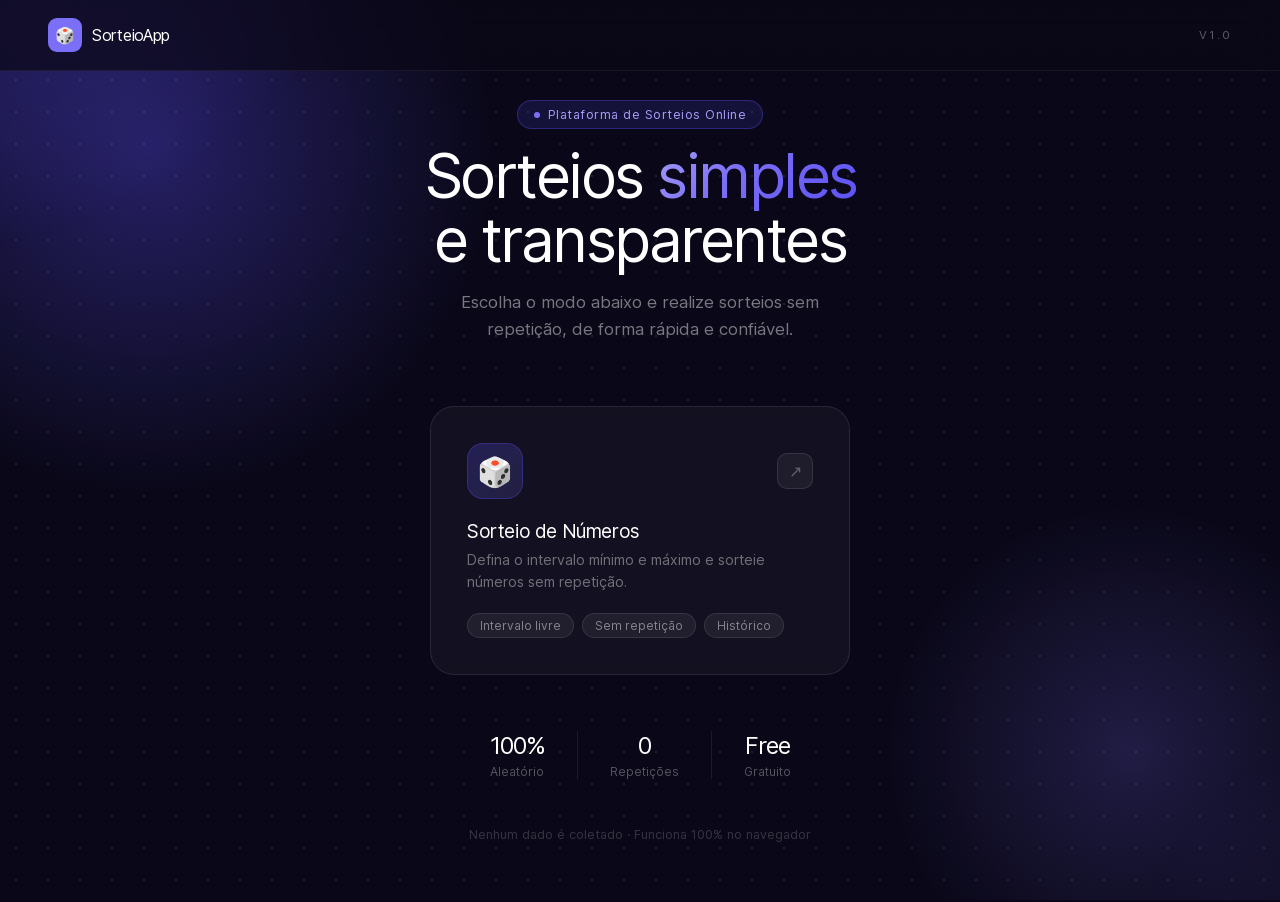
<file: index.html>
<!DOCTYPE html>
<html lang="pt-BR">
<head>
  <meta charset="UTF-8" />
  <meta name="viewport" content="width=device-width, initial-scale=1.0" />
  <title>Sorteio & Bingo</title>
  <link rel="stylesheet" href="style.css" />
  <style>

    body {
      min-height: 100vh;
      height: auto;
      overflow: auto;
      display: flex;
      flex-direction: column;
      background: #0a0818;
    }

    /* ── FUNDO ── */
    .bg-glow {
      position: fixed;
      inset: 0;
      pointer-events: none;
      z-index: 0;
      overflow: hidden;
    }
    .bg-glow::before {
      content: '';
      position: absolute;
      width: 700px; height: 700px;
      background: radial-gradient(circle, rgba(91,79,245,0.35) 0%, transparent 70%);
      top: -200px; left: -200px;
    }
    .bg-glow::after {
      content: '';
      position: absolute;
      width: 500px; height: 500px;
      background: radial-gradient(circle, rgba(124,111,247,0.2) 0%, transparent 70%);
      bottom: -100px; right: -100px;
    }

    /* ── DOTS GRID ── */
    .bg-dots {
      position: fixed;
      inset: 0;
      pointer-events: none;
      z-index: 0;
      background-image: radial-gradient(rgba(255,255,255,0.06) 1px, transparent 1px);
      background-size: 32px 32px;
    }

    /* ── WRAPPER ── */
    .page {
      position: relative;
      z-index: 1;
      display: flex;
      flex-direction: column;
      align-items: center;
      justify-content: center;
      min-height: 100vh;
      padding: 60px 24px;
      gap: 0;
    }

    /* ── NAV ── */
    .nav {
      position: fixed;
      top: 0; left: 0; right: 0;
      z-index: 10;
      display: flex;
      align-items: center;
      justify-content: space-between;
      padding: 18px 48px;
      background: rgba(10,8,24,0.7);
      backdrop-filter: blur(16px);
      border-bottom: 1px solid rgba(255,255,255,0.06);
    }

    .nav-brand {
      display: flex;
      align-items: center;
      gap: 10px;
      font-size: 1rem;
      font-weight: 800;
      color: #fff;
      letter-spacing: -0.3px;
    }

    .nav-brand-icon {
      width: 34px; height: 34px;
      background: linear-gradient(135deg, var(--accent), #7c6ff7);
      border-radius: 9px;
      display: flex;
      align-items: center;
      justify-content: center;
      font-size: 1rem;
    }

    .nav-tag {
      font-size: 0.72rem;
      font-weight: 700;
      color: rgba(255,255,255,0.35);
      letter-spacing: 2px;
      text-transform: uppercase;
    }

    /* ── HERO ── */
    .hero {
      display: flex;
      flex-direction: column;
      align-items: center;
      text-align: center;
      gap: 16px;
      margin-bottom: 64px;
      margin-top: 40px;
    }

    .hero-pill {
      display: inline-flex;
      align-items: center;
      gap: 8px;
      background: rgba(91,79,245,0.15);
      border: 1px solid rgba(91,79,245,0.35);
      color: #a89ff8;
      border-radius: 99px;
      padding: 6px 16px;
      font-size: 0.78rem;
      font-weight: 600;
      letter-spacing: 0.5px;
    }

    .hero-pill-dot {
      width: 6px; height: 6px;
      background: #7c6ff7;
      border-radius: 50%;
      animation: pulse 2s infinite;
    }

    @keyframes pulse {
      0%, 100% { opacity: 1; transform: scale(1); }
      50%       { opacity: 0.4; transform: scale(0.7); }
    }

    .hero h1 {
      font-size: 3.8rem;
      font-weight: 900;
      color: #fff;
      letter-spacing: -2.5px;
      line-height: 1.05;
    }

    .hero h1 .grad {
      background: linear-gradient(135deg, #a89ff8 0%, #7c6ff7 40%, #5b4ff5 100%);
      -webkit-background-clip: text;
      -webkit-text-fill-color: transparent;
      background-clip: text;
    }

    .hero-sub {
      font-size: 1.05rem;
      color: rgba(255,255,255,0.45);
      max-width: 420px;
      line-height: 1.6;
    }

    /* ── CARDS ── */
    .cards {
      display: grid;
      grid-template-columns: 1fr 1fr;
      gap: 20px;
      width: 100%;
      max-width: 780px;
    }

    .card-home {
      position: relative;
      background: rgba(255,255,255,0.04);
      border: 1px solid rgba(255,255,255,0.09);
      border-radius: 24px;
      padding: 36px;
      display: flex;
      flex-direction: column;
      gap: 20px;
      text-decoration: none;
      overflow: hidden;
      transition: transform 0.22s, border-color 0.22s, background 0.22s;
      backdrop-filter: blur(8px);
    }

    .card-home::after {
      content: '';
      position: absolute;
      inset: 0;
      border-radius: 24px;
      background: linear-gradient(135deg, rgba(91,79,245,0.12), transparent 60%);
      opacity: 0;
      transition: opacity 0.22s;
    }

    .card-home:hover {
      transform: translateY(-6px);
      border-color: rgba(91,79,245,0.5);
      background: rgba(255,255,255,0.07);
    }

    .card-home:hover::after { opacity: 1; }

    /* glow no hover */
    .card-home::before {
      content: '';
      position: absolute;
      width: 200px; height: 200px;
      background: radial-gradient(circle, rgba(91,79,245,0.3), transparent 70%);
      top: -60px; right: -60px;
      opacity: 0;
      transition: opacity 0.3s;
      pointer-events: none;
    }
    .card-home:hover::before { opacity: 1; }

    .card-home-head {
      display: flex;
      align-items: center;
      justify-content: space-between;
    }

    .card-home-icon {
      width: 56px; height: 56px;
      background: linear-gradient(135deg, rgba(91,79,245,0.25), rgba(124,111,247,0.15));
      border: 1px solid rgba(91,79,245,0.3);
      border-radius: 16px;
      display: flex;
      align-items: center;
      justify-content: center;
      font-size: 1.8rem;
      position: relative;
      z-index: 1;
    }

    .card-home-arrow {
      width: 36px; height: 36px;
      background: rgba(255,255,255,0.05);
      border: 1px solid rgba(255,255,255,0.1);
      border-radius: 10px;
      display: flex;
      align-items: center;
      justify-content: center;
      color: rgba(255,255,255,0.3);
      font-size: 1rem;
      transition: background 0.2s, color 0.2s, transform 0.2s;
      position: relative;
      z-index: 1;
    }

    .card-home:hover .card-home-arrow {
      background: rgba(91,79,245,0.3);
      border-color: rgba(91,79,245,0.5);
      color: #fff;
      transform: translate(2px, -2px);
    }

    .card-home-body { position: relative; z-index: 1; }

    .card-home-label {
      font-size: 1.2rem;
      font-weight: 800;
      color: #fff;
      letter-spacing: -0.4px;
      margin-bottom: 6px;
    }

    .card-home-desc {
      font-size: 0.88rem;
      color: rgba(255,255,255,0.4);
      line-height: 1.55;
    }

    .card-home-tags {
      display: flex;
      flex-wrap: wrap;
      gap: 8px;
      position: relative;
      z-index: 1;
    }

    .tag {
      background: rgba(255,255,255,0.06);
      border: 1px solid rgba(255,255,255,0.1);
      border-radius: 99px;
      padding: 4px 12px;
      font-size: 0.75rem;
      font-weight: 600;
      color: rgba(255,255,255,0.45);
    }

    /* ── STATS ── */
    .stats {
      display: flex;
      gap: 32px;
      margin-top: 56px;
    }

    .stat {
      display: flex;
      flex-direction: column;
      align-items: center;
      gap: 4px;
    }

    .stat-value {
      font-size: 1.5rem;
      font-weight: 900;
      color: #fff;
      letter-spacing: -1px;
    }

    .stat-label {
      font-size: 0.75rem;
      color: rgba(255,255,255,0.3);
      font-weight: 500;
    }

    .stat-divider {
      width: 1px;
      background: rgba(255,255,255,0.08);
      align-self: stretch;
    }

    /* ── FOOTER ── */
    .footer {
      margin-top: 48px;
      font-size: 0.78rem;
      color: rgba(255,255,255,0.18);
      text-align: center;
    }

    /* ── RESPONSIVO ── */
    @media (max-width: 640px) {
      .nav { padding: 16px 20px; }
      .hero h1 { font-size: 2.4rem; letter-spacing: -1.5px; }
      .cards { grid-template-columns: 1fr; max-width: 400px; }
      .stats { gap: 20px; }
    }

  </style>
</head>
<body>

  <div class="bg-glow"></div>
  <div class="bg-dots"></div>

  <nav class="nav">
    <div class="nav-brand">
      <div class="nav-brand-icon">🎲</div>
      SorteioApp
    </div>
    <div class="nav-tag">v1.0</div>
  </nav>

  <div class="page">

    <div class="hero">
      <div class="hero-pill">
        <div class="hero-pill-dot"></div>
        Plataforma de Sorteios Online
      </div>
      <h1>Sorteios <span class="grad">simples</span><br>e transparentes</h1>
      <p class="hero-sub">Escolha o modo abaixo e realize sorteios sem repetição, de forma rápida e confiável.</p>
    </div>

    <div class="cards" style="grid-template-columns: 1fr; max-width: 420px;">

      <a href="sorteio.html" class="card-home">
        <div class="card-home-head">
          <div class="card-home-icon">🎲</div>
          <div class="card-home-arrow">↗</div>
        </div>
        <div class="card-home-body">
          <div class="card-home-label">Sorteio de Números</div>
          <div class="card-home-desc">Defina o intervalo mínimo e máximo e sorteie números sem repetição.</div>
        </div>
        <div class="card-home-tags">
          <span class="tag">Intervalo livre</span>
          <span class="tag">Sem repetição</span>
          <span class="tag">Histórico</span>
        </div>
      </a>

    </div>

    <div class="stats">
      <div class="stat">
        <div class="stat-value">100%</div>
        <div class="stat-label">Aleatório</div>
      </div>
      <div class="stat-divider"></div>
      <div class="stat">
        <div class="stat-value">0</div>
        <div class="stat-label">Repetições</div>
      </div>
      <div class="stat-divider"></div>
      <div class="stat">
        <div class="stat-value">Free</div>
        <div class="stat-label">Gratuito</div>
      </div>
    </div>

    <div class="footer">Nenhum dado é coletado · Funciona 100% no navegador</div>

  </div>

</body>
</html>
</file>
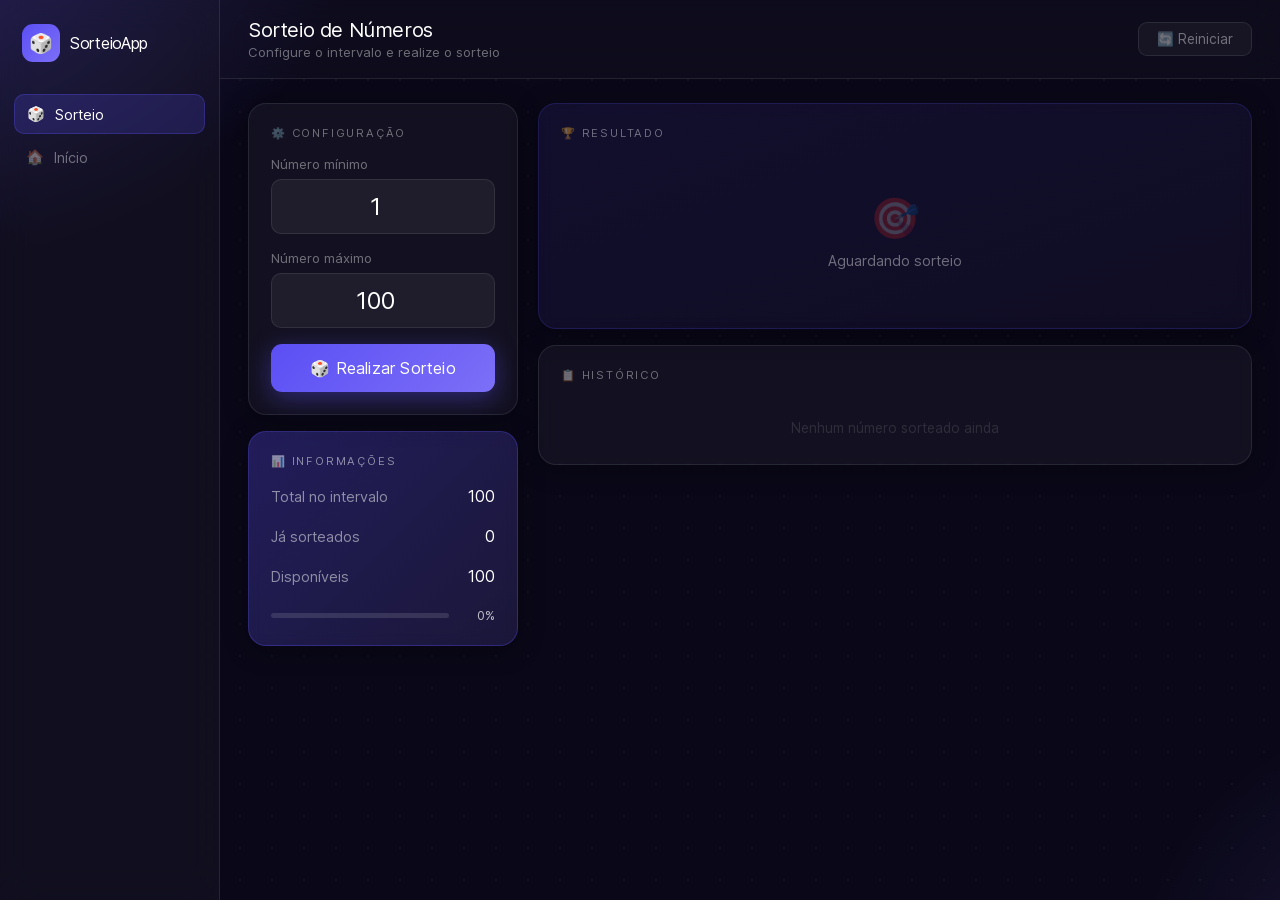
<file: sorteio.html>
<!DOCTYPE html>
<html lang="pt-BR">
<head>
  <meta charset="UTF-8" />
  <meta name="viewport" content="width=device-width, initial-scale=1.0" />
  <title>Sorteio de Números</title>
  <link rel="stylesheet" href="style.css" />
</head>
<body>

  <div class="layout">

    <aside class="sidebar">
      <div class="sidebar-logo">
        <span class="logo-icon">🎲</span>
        <span class="logo-text">SorteioApp</span>
      </div>
      <nav class="sidebar-nav">
        <a class="nav-item active"><span>🎲</span> Sorteio</a>
        <a href="index.html" class="nav-item"><span>🏠</span> Início</a>
      </nav>
    </aside>

    <div class="content">

      <header class="topbar">
        <div class="topbar-title">
          <h1>Sorteio de Números</h1>
          <p>Configure o intervalo e realize o sorteio</p>
        </div>
        <button id="btnReset" class="btn-outline">🔄 Reiniciar</button>
      </header>

      <main class="main">

        <div class="col-left">

          <div class="card">
            <div class="card-title">⚙️ Configuração</div>
            <div class="field">
              <label>Número mínimo</label>
              <input type="number" id="min" value="1" min="0" />
            </div>
            <div class="field">
              <label>Número máximo</label>
              <input type="number" id="max" value="100" min="1" />
            </div>
            <button id="btnSortear">🎲 Realizar Sorteio</button>
          </div>

          <div class="card info-card">
            <div class="card-title">📊 Informações</div>
            <div class="info-row">
              <span>Total no intervalo</span>
              <strong id="infoTotal">100</strong>
            </div>
            <div class="info-row">
              <span>Já sorteados</span>
              <strong id="infoSorteados">0</strong>
            </div>
            <div class="info-row">
              <span>Disponíveis</span>
              <strong id="infoDisponiveis">100</strong>
            </div>
            <div class="progress-wrap">
              <div class="progress-bar">
                <div id="progressFill" class="progress-fill" style="width:0%"></div>
              </div>
              <span id="progressPct" class="progress-pct">0%</span>
            </div>
          </div>

        </div>

        <div class="col-right">

          <div class="card resultado-card">
            <div class="card-title">🏆 Resultado</div>
            <div class="resultado-wrap">
              <div id="resultado" class="resultado hidden"></div>
              <div id="semSorteio" class="empty-state">
                <div class="empty-icon">🎯</div>
                <p>Aguardando sorteio</p>
              </div>
            </div>
          </div>

          <div class="card">
            <div class="card-title-row">
              <span class="card-title">📋 Histórico</span>
              <span id="contador" class="badge" style="display:none"></span>
            </div>
            <div id="historico" class="historico"></div>
            <div id="semHistorico" class="empty-small">Nenhum número sorteado ainda</div>
          </div>

        </div>

      </main>

    </div>
  </div>

  <script src="script.js"></script>
</body>
</html>
</file>
<file: style.css>
@font-face {
  font-family: 'Inter';
  src: url('fonts/inter.woff2') format('woff2');
  font-weight: 100 900;
  font-style: normal;
}

* { box-sizing: border-box; margin: 0; padding: 0; }

:root {
  --bg:        #0a0818;
  --surface:   rgba(255,255,255,0.04);
  --surface-solid: #110f24;
  --border:    rgba(255,255,255,0.09);
  --border-hover: rgba(91,79,245,0.5);
  --accent:    #7c6ff7;
  --accent-dk: #5b4ff5;
  --accent-lt: rgba(91,79,245,0.15);
  --text:      #ffffff;
  --muted:     rgba(255,255,255,0.4);
  --sidebar-w: 220px;
  --radius:    18px;
  --shadow:    0 4px 24px rgba(0,0,0,0.4);
}

body {
  font-family: 'Inter', sans-serif;
  background: var(--bg);
  color: var(--text);
  height: 100vh;
  overflow: hidden;
}

/* ── FUNDO ── */
body::before {
  content: '';
  position: fixed;
  inset: 0;
  pointer-events: none;
  z-index: 0;
  background:
    radial-gradient(ellipse 700px 500px at -10% -10%, rgba(91,79,245,0.3) 0%, transparent 70%),
    radial-gradient(ellipse 400px 400px at 110% 110%, rgba(124,111,247,0.15) 0%, transparent 70%);
}

body::after {
  content: '';
  position: fixed;
  inset: 0;
  pointer-events: none;
  z-index: 0;
  background-image: radial-gradient(rgba(255,255,255,0.04) 1px, transparent 1px);
  background-size: 32px 32px;
}

/* ── LAYOUT ── */
.layout {
  display: flex;
  height: 100vh;
  position: relative;
  z-index: 1;
}

/* ── SIDEBAR ── */
.sidebar {
  width: var(--sidebar-w);
  background: rgba(255,255,255,0.03);
  border-right: 1px solid var(--border);
  display: flex;
  flex-direction: column;
  padding: 24px 14px;
  gap: 32px;
  flex-shrink: 0;
  backdrop-filter: blur(16px);
}

.sidebar-logo {
  display: flex;
  align-items: center;
  gap: 10px;
  padding: 0 8px;
}

.logo-icon {
  font-size: 1.2rem;
  width: 38px; height: 38px;
  background: linear-gradient(135deg, var(--accent-dk), var(--accent));
  border-radius: 11px;
  display: flex;
  align-items: center;
  justify-content: center;
  flex-shrink: 0;
}

.logo-text {
  font-size: 1rem;
  font-weight: 800;
  color: #fff;
  letter-spacing: -0.3px;
}

.sidebar-nav {
  display: flex;
  flex-direction: column;
  gap: 4px;
}

.nav-item {
  display: flex;
  align-items: center;
  gap: 10px;
  padding: 10px 12px;
  border-radius: 10px;
  font-size: 0.9rem;
  font-weight: 500;
  color: var(--muted);
  cursor: pointer;
  transition: background 0.15s, color 0.15s;
  text-decoration: none;
}

.nav-item:hover {
  background: rgba(255,255,255,0.06);
  color: #fff;
}

.nav-item.active {
  background: rgba(91,79,245,0.2);
  border: 1px solid rgba(91,79,245,0.3);
  color: #fff;
  font-weight: 700;
}

/* ── CONTENT ── */
.content {
  flex: 1;
  display: flex;
  flex-direction: column;
  overflow: hidden;
  min-width: 0;
}

/* ── TOPBAR ── */
.topbar {
  display: flex;
  align-items: center;
  justify-content: space-between;
  padding: 18px 28px;
  background: rgba(255,255,255,0.02);
  border-bottom: 1px solid var(--border);
  flex-shrink: 0;
  backdrop-filter: blur(16px);
}

.topbar-title h1 {
  font-size: 1.25rem;
  font-weight: 800;
  color: #fff;
  letter-spacing: -0.4px;
}

.topbar-title p {
  font-size: 0.82rem;
  color: var(--muted);
  margin-top: 2px;
}

.btn-outline {
  padding: 8px 18px;
  border: 1px solid var(--border);
  border-radius: 9px;
  background: rgba(255,255,255,0.04);
  color: var(--muted);
  font-family: 'Inter', sans-serif;
  font-size: 0.85rem;
  font-weight: 600;
  cursor: pointer;
  transition: all 0.2s;
  display: flex;
  align-items: center;
  gap: 6px;
}

.btn-outline:hover {
  border-color: var(--border-hover);
  color: #fff;
  background: var(--accent-lt);
}

/* ── MAIN ── */
.main {
  flex: 1;
  display: grid;
  grid-template-columns: 270px 1fr;
  gap: 20px;
  padding: 24px 28px;
  overflow-y: auto;
  align-items: start;
}

.main::-webkit-scrollbar { width: 4px; }
.main::-webkit-scrollbar-thumb { background: rgba(255,255,255,0.08); border-radius: 4px; }

.col-left, .col-right {
  display: flex;
  flex-direction: column;
  gap: 16px;
}

/* ── CARDS ── */
.card {
  background: var(--surface);
  border-radius: var(--radius);
  border: 1px solid var(--border);
  padding: 22px;
  display: flex;
  flex-direction: column;
  gap: 16px;
  box-shadow: var(--shadow);
  backdrop-filter: blur(8px);
}

.card-title {
  font-size: 0.7rem;
  font-weight: 700;
  text-transform: uppercase;
  letter-spacing: 1.8px;
  color: var(--muted);
}

.card-title-row {
  display: flex;
  align-items: center;
  justify-content: space-between;
}

/* ── FIELDS ── */
.field {
  display: flex;
  flex-direction: column;
  gap: 7px;
}

.field label {
  font-size: 0.82rem;
  font-weight: 600;
  color: var(--muted);
}

.field input {
  background: rgba(255,255,255,0.05);
  border: 1px solid var(--border);
  border-radius: 10px;
  color: #fff;
  font-family: 'Inter', sans-serif;
  font-size: 1.5rem;
  font-weight: 700;
  outline: none;
  padding: 12px 16px;
  transition: border-color 0.2s, box-shadow 0.2s, background 0.2s;
  width: 100%;
  text-align: center;
}

.field input:focus {
  border-color: var(--accent);
  box-shadow: 0 0 0 4px rgba(91,79,245,0.15);
  background: rgba(91,79,245,0.08);
}

/* ── BOTÃO SORTEAR ── */
button#btnSortear {
  background: linear-gradient(135deg, var(--accent-dk) 0%, var(--accent) 100%);
  border: none;
  border-radius: 11px;
  color: #fff;
  cursor: pointer;
  font-family: 'Inter', sans-serif;
  font-size: 1rem;
  font-weight: 700;
  padding: 14px;
  transition: opacity 0.2s, transform 0.1s, box-shadow 0.2s;
  width: 100%;
  display: flex;
  align-items: center;
  justify-content: center;
  gap: 8px;
  box-shadow: 0 6px 24px rgba(91,79,245,0.4);
  letter-spacing: 0.2px;
}

button#btnSortear:hover:not(:disabled) {
  box-shadow: 0 8px 32px rgba(91,79,245,0.6);
  opacity: 0.92;
}

button#btnSortear:active { transform: scale(0.98); }

button#btnSortear:disabled {
  opacity: 0.25;
  cursor: not-allowed;
  box-shadow: none;
}

/* ── INFO CARD ── */
.info-card {
  background: linear-gradient(135deg, rgba(91,79,245,0.3) 0%, rgba(124,111,247,0.15) 100%);
  border-color: rgba(91,79,245,0.3);
}

.info-card .card-title { color: rgba(255,255,255,0.5); }

.info-row {
  display: flex;
  align-items: center;
  justify-content: space-between;
  font-size: 0.9rem;
  color: rgba(255,255,255,0.5);
  padding: 2px 0;
}

.info-row strong {
  font-size: 1rem;
  font-weight: 700;
  color: #fff;
}

.progress-wrap {
  display: flex;
  align-items: center;
  gap: 10px;
  margin-top: 4px;
}

.progress-bar {
  flex: 1;
  height: 5px;
  background: rgba(255,255,255,0.12);
  border-radius: 99px;
  overflow: hidden;
}

.progress-fill {
  height: 100%;
  background: linear-gradient(90deg, var(--accent-dk), var(--accent));
  border-radius: 99px;
  transition: width 0.4s ease;
}

.progress-pct {
  font-size: 0.8rem;
  font-weight: 700;
  color: rgba(255,255,255,0.7);
  min-width: 36px;
  text-align: right;
}

/* ── RESULTADO ── */
.resultado-card {
  min-height: 220px;
  background: linear-gradient(160deg, rgba(91,79,245,0.1) 0%, rgba(124,111,247,0.05) 100%);
  border-color: rgba(91,79,245,0.2);
}

.resultado-wrap {
  flex: 1;
  display: flex;
  align-items: center;
  justify-content: center;
  min-height: 150px;
}

.resultado {
  font-size: 7.5rem;
  font-weight: 900;
  color: #fff;
  letter-spacing: -5px;
  line-height: 1;
  animation: pop 0.4s cubic-bezier(0.34, 1.56, 0.64, 1);
  text-shadow: 0 0 60px rgba(124,111,247,0.6);
}

.resultado.hidden { display: none; }

@keyframes pop {
  0%   { transform: scale(0.3) rotate(-8deg); opacity: 0; }
  100% { transform: scale(1)   rotate(0deg);  opacity: 1; }
}

.empty-state {
  display: flex;
  flex-direction: column;
  align-items: center;
  gap: 10px;
}

.empty-icon {
  font-size: 2.5rem;
  opacity: 0.2;
}

.empty-state p {
  font-size: 0.9rem;
  font-weight: 500;
  color: var(--muted);
}

/* ── BADGE / HISTÓRICO ── */
.badge {
  background: rgba(91,79,245,0.2);
  color: var(--accent);
  border: 1px solid rgba(91,79,245,0.3);
  border-radius: 20px;
  padding: 3px 12px;
  font-size: 0.78rem;
  font-weight: 700;
}

.historico {
  display: flex;
  flex-wrap: wrap;
  gap: 8px;
  max-height: 220px;
  overflow-y: auto;
}

.historico::-webkit-scrollbar { width: 4px; }
.historico::-webkit-scrollbar-thumb { background: rgba(255,255,255,0.08); border-radius: 4px; }

.num-badge {
  background: rgba(255,255,255,0.04);
  border: 1px solid var(--border);
  border-radius: 8px;
  color: var(--muted);
  font-size: 0.92rem;
  font-weight: 600;
  min-width: 50px;
  padding: 6px 12px;
  text-align: center;
  transition: all 0.15s;
}

.num-badge.ultimo {
  background: rgba(91,79,245,0.2);
  border-color: rgba(91,79,245,0.5);
  color: #fff;
  font-weight: 800;
  box-shadow: 0 0 12px rgba(91,79,245,0.3);
}

.empty-small {
  font-size: 0.85rem;
  color: rgba(255,255,255,0.12);
  text-align: center;
  padding: 6px 0;
}

/* ── RESPONSIVO ── */
@media (max-width: 768px) {
  .sidebar { display: none; }
  .main {
    grid-template-columns: 1fr;
    padding: 16px;
  }
  .topbar { padding: 14px 16px; }
  body { overflow: auto; height: auto; }
}
</file>
